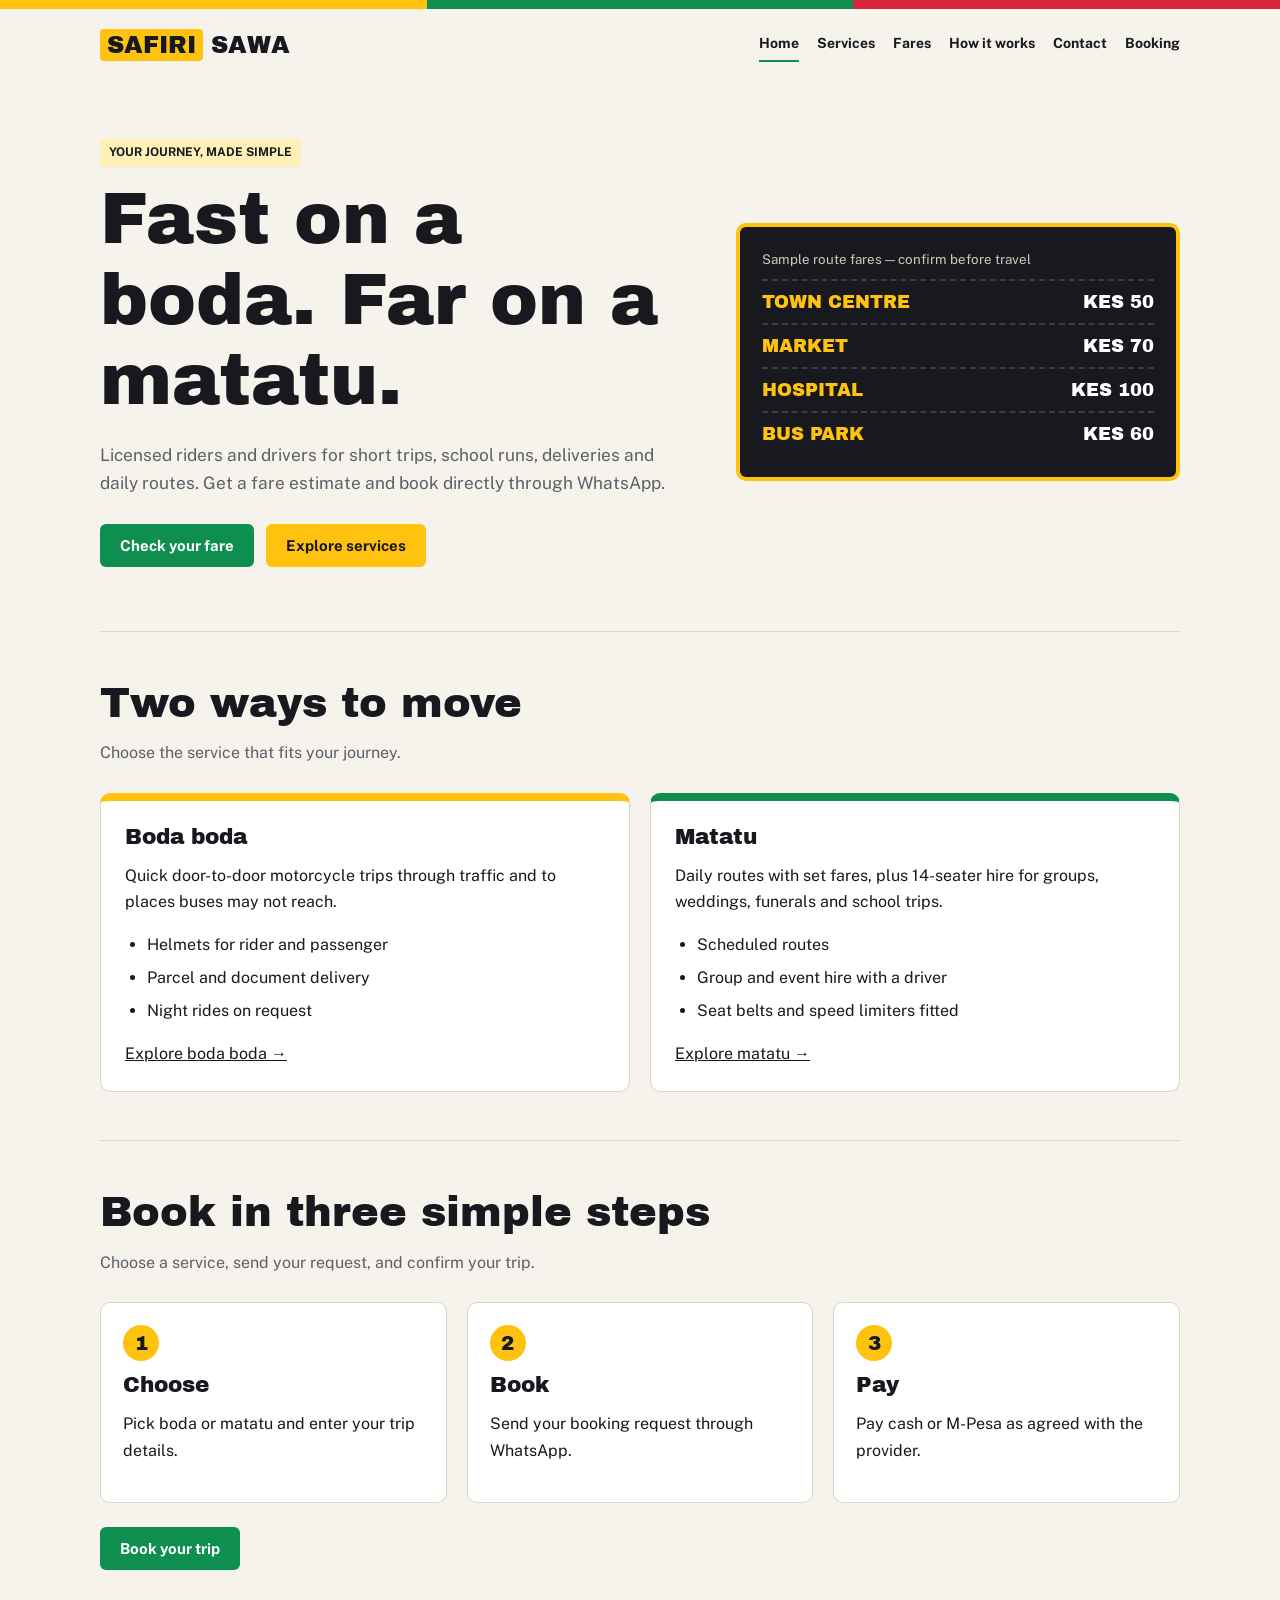
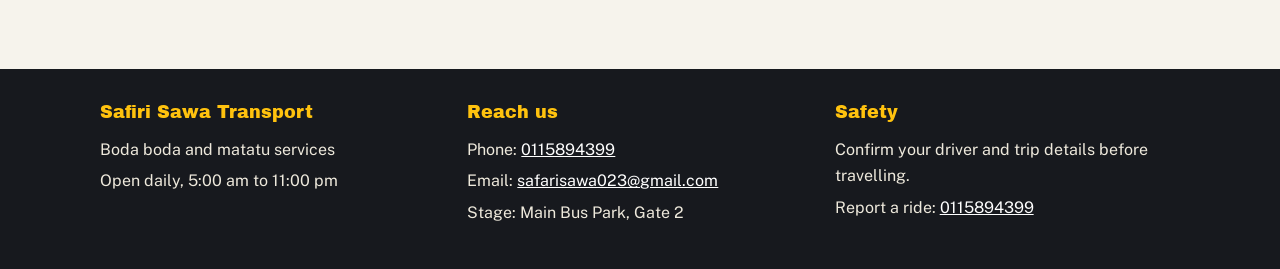
<file: safari_sawa/index.html>
<!DOCTYPE html>
<html lang="en">
<head>
  <meta charset="UTF-8">
  <meta name="viewport" content="width=device-width, initial-scale=1.0">
  <title>Home | Safiri Sawa Transport</title>
  <link rel="stylesheet" href="style.css">
</head>
<body>

<div class="flag"></div>

<div class="wrap">
  <header>
    <a class="logo" href="index.html"><span>SAFIRI</span> SAWA</a>
    <nav>
      <a href="index.html" aria-current="page">Home</a>
      <a href="services.html">Services</a>
      <a href="fares.html">Fares</a>
      <a href="how-it-works.html">How it works</a>
      <a href="contact.html">Contact</a>
      <a href="booking.html">Booking</a>
    </nav>
  </header>

  <main>
    <div class="hero">
      <div>
        <span class="tag">YOUR JOURNEY, MADE SIMPLE</span>
        <h1>Fast on a boda. Far on a matatu.</h1>
        <p>
          Licensed riders and drivers for short trips, school runs,
          deliveries and daily routes. Get a fare estimate and book
          directly through WhatsApp.
        </p>
        <a class="btn" href="fares.html">Check your fare</a>
        <a class="btn alt" href="services.html">Explore services</a>
      </div>

      <div class="board">
        <small>Sample route fares — confirm before travel</small>
        <div class="board-row"><span>TOWN CENTRE</span><b>KES 50</b></div>
        <div class="board-row"><span>MARKET</span><b>KES 70</b></div>
        <div class="board-row"><span>HOSPITAL</span><b>KES 100</b></div>
        <div class="board-row"><span>BUS PARK</span><b>KES 60</b></div>
      </div>
    </div>

    <section>
      <h2>Two ways to move</h2>
      <p class="lead">Choose the service that fits your journey.</p>

      <div class="grid-2">
        <article class="panel boda">
          <h3>Boda boda</h3>
          <p>
            Quick door-to-door motorcycle trips through traffic
            and to places buses may not reach.
          </p>
          <ul>
            <li>Helmets for rider and passenger</li>
            <li>Parcel and document delivery</li>
            <li>Night rides on request</li>
          </ul>
          <a href="services.html">Explore boda boda →</a>
        </article>

        <article class="panel matatu">
          <h3>Matatu</h3>
          <p>
            Daily routes with set fares, plus 14-seater hire for
            groups, weddings, funerals and school trips.
          </p>
          <ul>
            <li>Scheduled routes</li>
            <li>Group and event hire with a driver</li>
            <li>Seat belts and speed limiters fitted</li>
          </ul>
          <a href="services.html">Explore matatu →</a>
        </article>
      </div>
    </section>

    <section>
      <h2>Book in three simple steps</h2>
      <p class="lead">Choose a service, send your request, and confirm your trip.</p>

      <div class="grid-3 steps">
        <article class="step">
          <h3>Choose</h3>
          <p>Pick boda or matatu and enter your trip details.</p>
        </article>

        <article class="step">
          <h3>Book</h3>
          <p>Send your booking request through WhatsApp.</p>
        </article>

        <article class="step">
          <h3>Pay</h3>
          <p>Pay cash or M-Pesa as agreed with the provider.</p>
        </article>
      </div>

      <p style="margin-top:24px">
        <a class="btn" href="booking.html">Book your trip</a>
      </p>
    </section>
  </main>
</div>

<footer>
  <div class="wrap footer-grid">
    <div>
      <h3>Safiri Sawa Transport</h3>
      <p>Boda boda and matatu services</p>
      <p>Open daily, 5:00 am to 11:00 pm</p>
    </div>
    <div>
      <h3>Reach us</h3>
      <p>Phone: <a href="tel:0115894399">0115894399</a></p>
      <p>Email: <a href="mailto:safarisawa023@gmail.com">safarisawa023@gmail.com</a></p>
      <p>Stage: Main Bus Park, Gate 2</p>
    </div>
    <div>
      <h3>Safety</h3>
      <p>Confirm your driver and trip details before travelling.</p>
      <p>Report a ride: <a href="tel:0115894399">0115894399</a></p>
    </div>
  </div>
</footer>

<script src="script.js"></script>
</body>
</html>
</file>
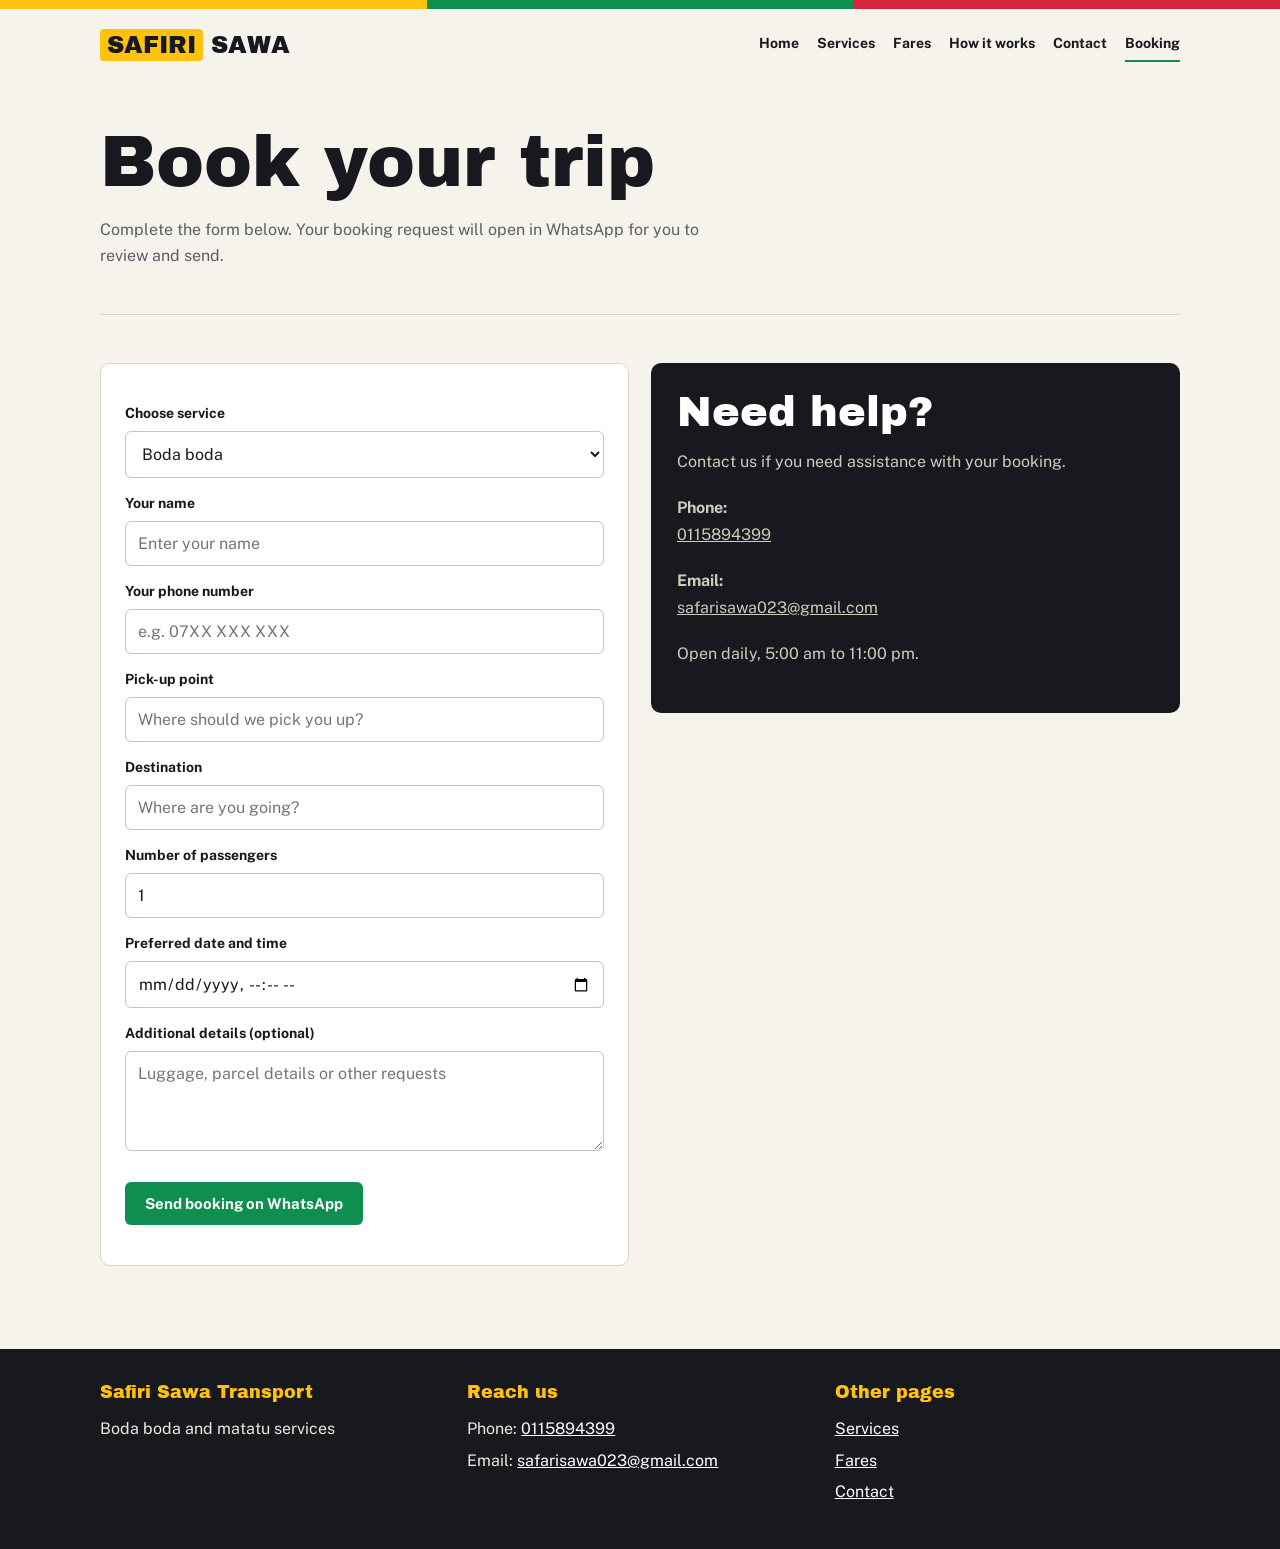
<file: safari_sawa/booking.html>
<!DOCTYPE html>
<html lang="en">
<head>
  <meta charset="UTF-8">
  <meta name="viewport" content="width=device-width, initial-scale=1.0">
  <title>Booking | Safiri Sawa Transport</title>
  <link rel="stylesheet" href="style.css">
</head>
<body>

<div class="flag"></div>

<div class="wrap">
  <header>
    <a class="logo" href="index.html"><span>SAFIRI</span> SAWA</a>
    <nav>
      <a href="index.html">Home</a>
      <a href="services.html">Services</a>
      <a href="fares.html">Fares</a>
      <a href="how-it-works.html">How it works</a>
      <a href="contact.html">Contact</a>
      <a href="booking.html" aria-current="page">Booking</a>
    </nav>
  </header>

  <main>
    <div class="page-intro">
      <h1>Book your trip</h1>
      <p>
        Complete the form below. Your booking request will open
        in WhatsApp for you to review and send.
      </p>
    </div>

    <section class="calc-layout">
      <form id="bookingForm">

        <label for="bookingService">Choose service</label>
        <select id="bookingService" required>
          <option value="Boda boda">Boda boda</option>
          <option value="Matatu (fixed route)">Matatu (fixed route)</option>
          <option value="Matatu (group hire)">Matatu (group hire)</option>
          <option value="Parcel delivery">Parcel delivery</option>
        </select>

        <label for="customerName">Your name</label>
        <input
          id="customerName"
          type="text"
          required
          placeholder="Enter your name"
        >

        <label for="bookingPhone">Your phone number</label>
        <input
          id="bookingPhone"
          type="tel"
          required
          placeholder="e.g. 07XX XXX XXX"
        >

        <label for="bookingPickup">Pick-up point</label>
        <input
          id="bookingPickup"
          type="text"
          required
          placeholder="Where should we pick you up?"
        >

        <label for="bookingDestination">Destination</label>
        <input
          id="bookingDestination"
          type="text"
          required
          placeholder="Where are you going?"
        >

        <label for="bookingPassengers">Number of passengers</label>
        <input
          id="bookingPassengers"
          type="number"
          min="1"
          max="14"
          value="1"
          required
        >

        <label for="bookingDate">Preferred date and time</label>
        <input
          id="bookingDate"
          type="datetime-local"
          required
        >

        <label for="bookingNotes">Additional details (optional)</label>
        <textarea
          id="bookingNotes"
          placeholder="Luggage, parcel details or other requests"
        ></textarea>

        <p style="margin-top:22px">
          <button class="btn" type="submit">
            Send booking on WhatsApp
          </button>
        </p>

      </form>

      <div class="result">
        <h2>Need help?</h2>
        <p>Contact us if you need assistance with your booking.</p>

        <p>
          <strong>Phone:</strong><br>
          <a href="tel:0115894399">0115894399</a>
        </p>

        <p>
          <strong>Email:</strong><br>
          <a href="mailto:safarisawa023@gmail.com">
            safarisawa023@gmail.com
          </a>
        </p>

        <p>Open daily, 5:00 am to 11:00 pm.</p>
      </div>
    </section>
  </main>
</div>

<footer>
  <div class="wrap footer-grid">
    <div>
      <h3>Safiri Sawa Transport</h3>
      <p>Boda boda and matatu services</p>
    </div>
    <div>
      <h3>Reach us</h3>
      <p>Phone: <a href="tel:0115894399">0115894399</a></p>
      <p>Email: <a href="mailto:safarisawa023@gmail.com">safarisawa023@gmail.com</a></p>
    </div>
    <div>
      <h3>Other pages</h3>
      <p><a href="services.html">Services</a></p>
      <p><a href="fares.html">Fares</a></p>
      <p><a href="contact.html">Contact</a></p>
    </div>
  </div>
</footer>

<script src="script.js"></script>
</body>
</html>
</file>
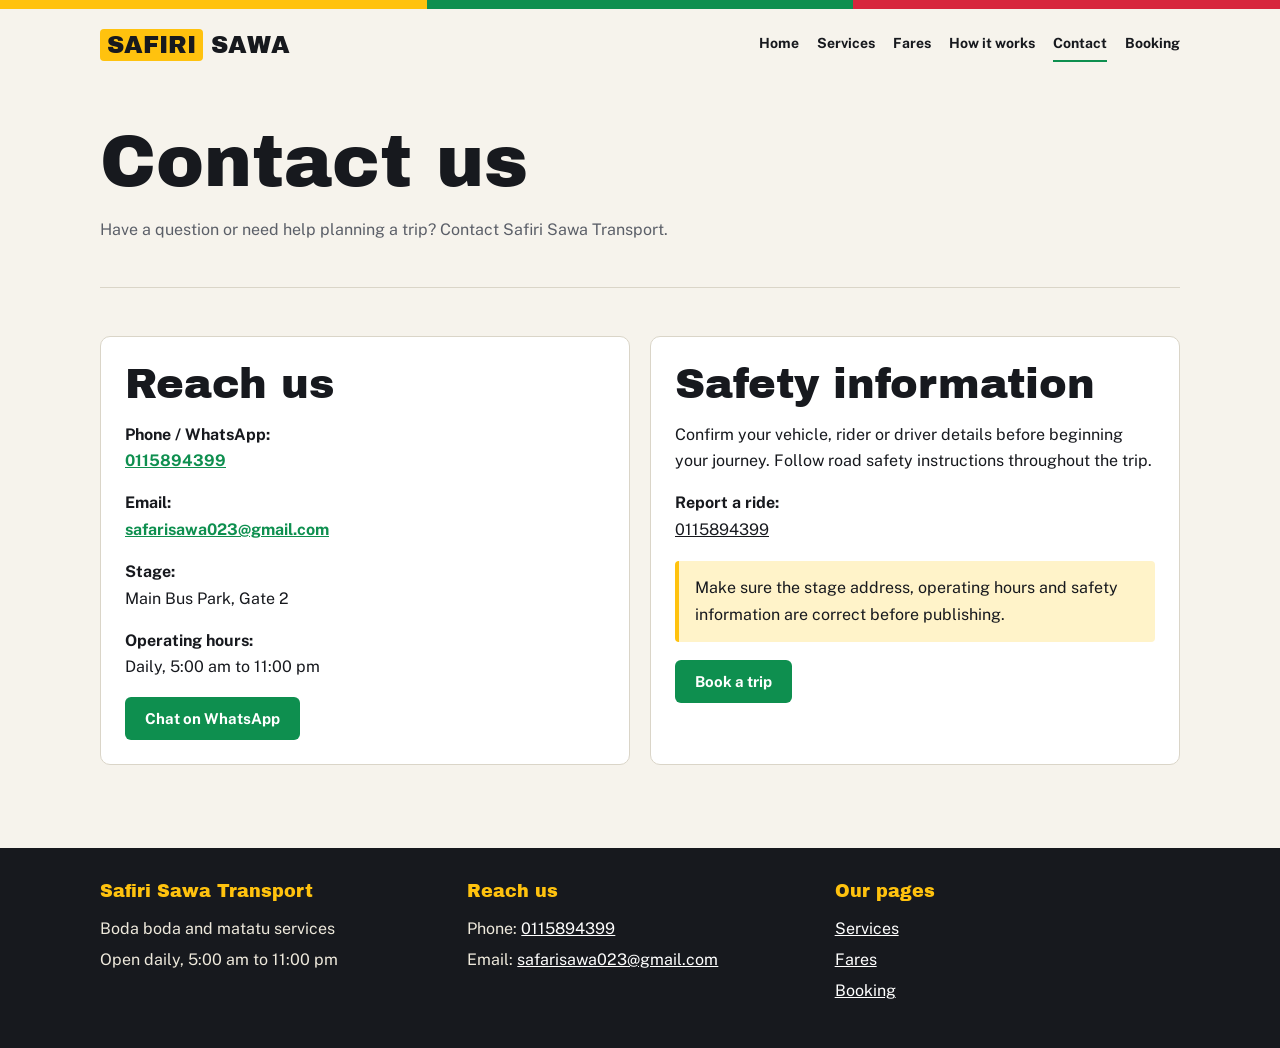
<file: safari_sawa/contact.html>
<!DOCTYPE html>
<html lang="en">
<head>
  <meta charset="UTF-8">
  <meta name="viewport" content="width=device-width, initial-scale=1.0">
  <title>Contact | Safiri Sawa Transport</title>
  <link rel="stylesheet" href="style.css">
</head>
<body>

<div class="flag"></div>

<div class="wrap">
  <header>
    <a class="logo" href="index.html"><span>SAFIRI</span> SAWA</a>
    <nav>
      <a href="index.html">Home</a>
      <a href="services.html">Services</a>
      <a href="fares.html">Fares</a>
      <a href="how-it-works.html">How it works</a>
      <a href="contact.html" aria-current="page">Contact</a>
      <a href="booking.html">Booking</a>
    </nav>
  </header>

  <main>
    <div class="page-intro">
      <h1>Contact us</h1>
      <p>
        Have a question or need help planning a trip?
        Contact Safiri Sawa Transport.
      </p>
    </div>

    <section class="grid-2">
      <article class="panel">
        <h2>Reach us</h2>

        <p class="contact-line">
          <strong>Phone / WhatsApp:</strong><br>
          <a href="tel:0115894399">0115894399</a>
        </p>

        <p class="contact-line">
          <strong>Email:</strong><br>
          <a href="mailto:safarisawa023@gmail.com">
            safarisawa023@gmail.com
          </a>
        </p>

        <p>
          <strong>Stage:</strong><br>
          Main Bus Park, Gate 2
        </p>

        <p>
          <strong>Operating hours:</strong><br>
          Daily, 5:00 am to 11:00 pm
        </p>

        <a
          class="btn"
          href="https://wa.me/254115894399"
          target="_blank"
          rel="noopener noreferrer"
        >
          Chat on WhatsApp
        </a>
      </article>

      <article class="panel">
        <h2>Safety information</h2>
        <p>
          Confirm your vehicle, rider or driver details before
          beginning your journey. Follow road safety instructions
          throughout the trip.
        </p>

        <p>
          <strong>Report a ride:</strong><br>
          <a href="tel:0115894399">0115894399</a>
        </p>

        <div class="notice">
          Make sure the stage address, operating hours and
          safety information are correct before publishing.
        </div>

        <a class="btn" href="booking.html">Book a trip</a>
      </article>
    </section>
  </main>
</div>

<footer>
  <div class="wrap footer-grid">
    <div>
      <h3>Safiri Sawa Transport</h3>
      <p>Boda boda and matatu services</p>
      <p>Open daily, 5:00 am to 11:00 pm</p>
    </div>
    <div>
      <h3>Reach us</h3>
      <p>Phone: <a href="tel:0115894399">0115894399</a></p>
      <p>Email: <a href="mailto:safarisawa023@gmail.com">safarisawa023@gmail.com</a></p>
    </div>
    <div>
      <h3>Our pages</h3>
      <p><a href="services.html">Services</a></p>
      <p><a href="fares.html">Fares</a></p>
      <p><a href="booking.html">Booking</a></p>
    </div>
  </div>
</footer>

<script src="script.js"></script>
</body>
</html>
</file>
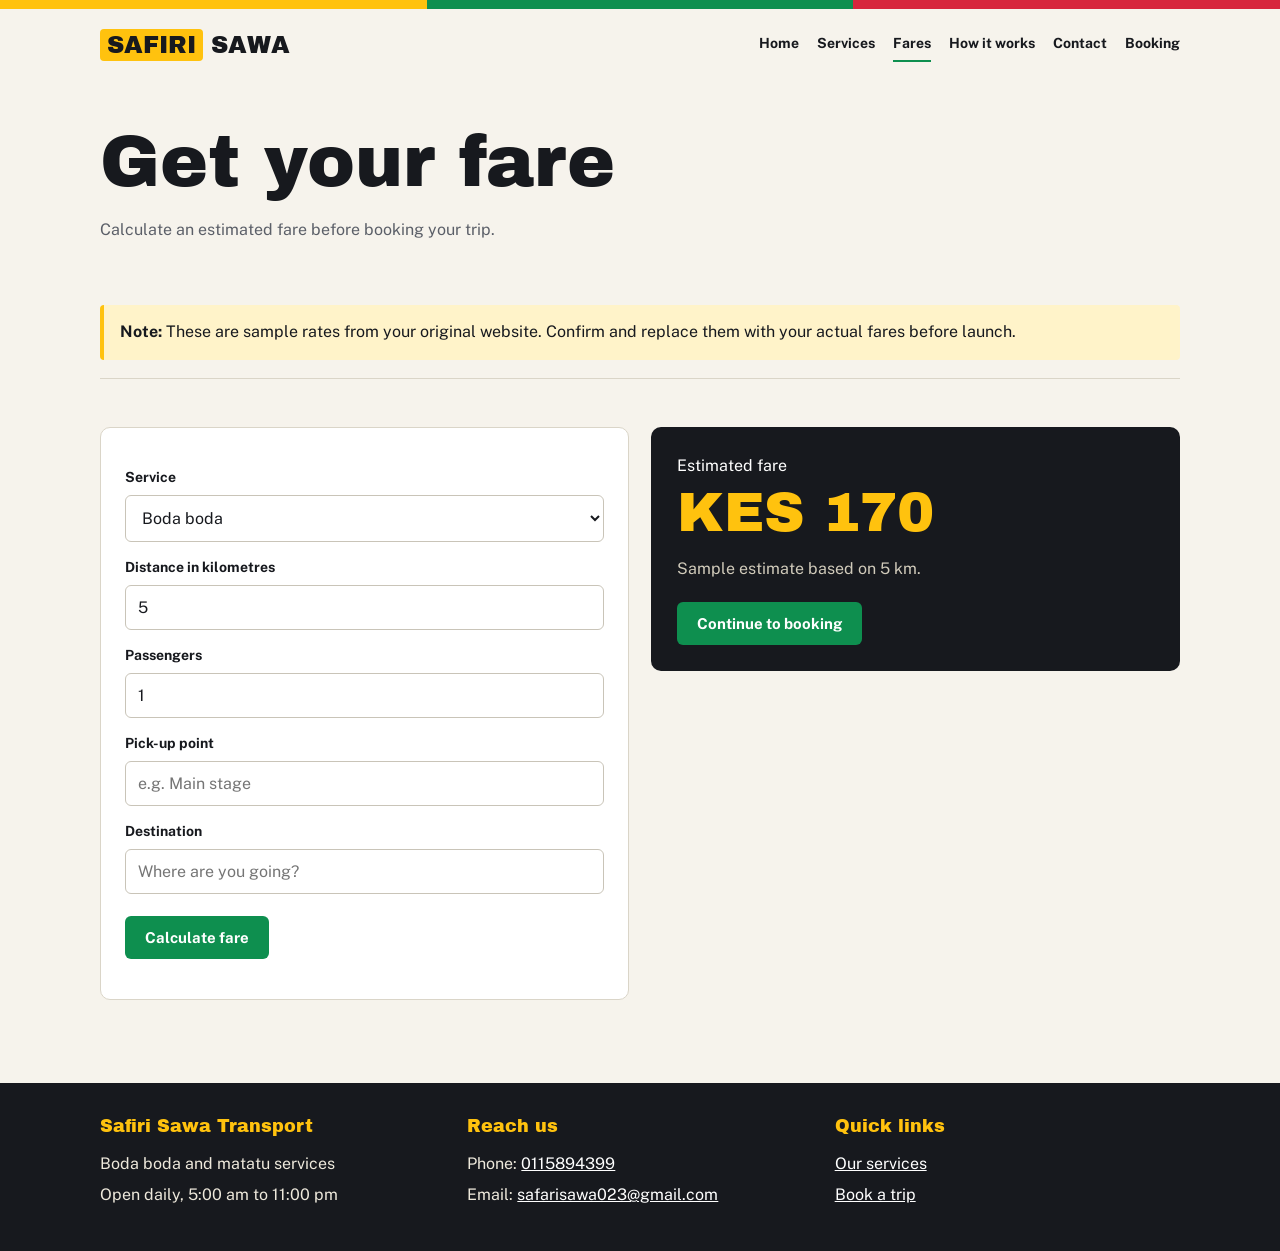
<file: safari_sawa/fares.html>
<!DOCTYPE html>
<html lang="en">
<head>
  <meta charset="UTF-8">
  <meta name="viewport" content="width=device-width, initial-scale=1.0">
  <title>Fares | Safiri Sawa Transport</title>
  <link rel="stylesheet" href="style.css">
</head>
<body>

<div class="flag"></div>

<div class="wrap">
  <header>
    <a class="logo" href="index.html"><span>SAFIRI</span> SAWA</a>
    <nav>
      <a href="index.html">Home</a>
      <a href="services.html">Services</a>
      <a href="fares.html" aria-current="page">Fares</a>
      <a href="how-it-works.html">How it works</a>
      <a href="contact.html">Contact</a>
      <a href="booking.html">Booking</a>
    </nav>
  </header>

  <main>
    <div class="page-intro">
      <h1>Get your fare</h1>
      <p>Calculate an estimated fare before booking your trip.</p>
    </div>

    <div class="notice">
      <strong>Note:</strong> These are sample rates from your original website.
      Confirm and replace them with your actual fares before launch.
    </div>

    <section class="calc-layout">
      <form id="fareForm">
        <label for="serviceType">Service</label>
        <select id="serviceType" name="serviceType">
          <option value="boda">Boda boda</option>
          <option value="matatu">Matatu (fixed route)</option>
        </select>

        <div id="distanceField">
          <label for="distance">Distance in kilometres</label>
          <input id="distance" type="number" min="1" max="60" value="5">
        </div>

        <div id="routeField" hidden>
          <label for="route">Route</label>
          <select id="route">
            <option value="50">Town Centre to Market — KES 50</option>
            <option value="100">Town Centre to Hospital — KES 100</option>
            <option value="150">Town Centre to Airstrip — KES 150</option>
            <option value="300">Town to Next Town — KES 300</option>
          </select>
        </div>

        <label for="passengers">Passengers</label>
        <input id="passengers" type="number" min="1" max="14" value="1">

        <label for="pickup">Pick-up point</label>
        <input id="pickup" type="text" placeholder="e.g. Main stage">

        <label for="destination">Destination</label>
        <input id="destination" type="text" placeholder="Where are you going?">

        <p style="margin-top:22px">
          <button class="btn" type="button" id="recalculate">
            Calculate fare
          </button>
        </p>
      </form>

      <div class="result" aria-live="polite">
        <div>Estimated fare</div>
        <div class="fare" id="fareOutput">KES 170</div>
        <p id="fareNote">Estimate only. Confirm the final fare before travel.</p>
        <a class="btn" id="fareBook" href="booking.html">
          Continue to booking
        </a>
      </div>
    </section>
  </main>
</div>

<footer>
  <div class="wrap footer-grid">
    <div>
      <h3>Safiri Sawa Transport</h3>
      <p>Boda boda and matatu services</p>
      <p>Open daily, 5:00 am to 11:00 pm</p>
    </div>
    <div>
      <h3>Reach us</h3>
      <p>Phone: <a href="tel:0115894399">0115894399</a></p>
      <p>Email: <a href="mailto:safarisawa023@gmail.com">safarisawa023@gmail.com</a></p>
    </div>
    <div>
      <h3>Quick links</h3>
      <p><a href="services.html">Our services</a></p>
      <p><a href="booking.html">Book a trip</a></p>
    </div>
  </div>
</footer>

<script src="script.js"></script>
</body>
</html>
</file>
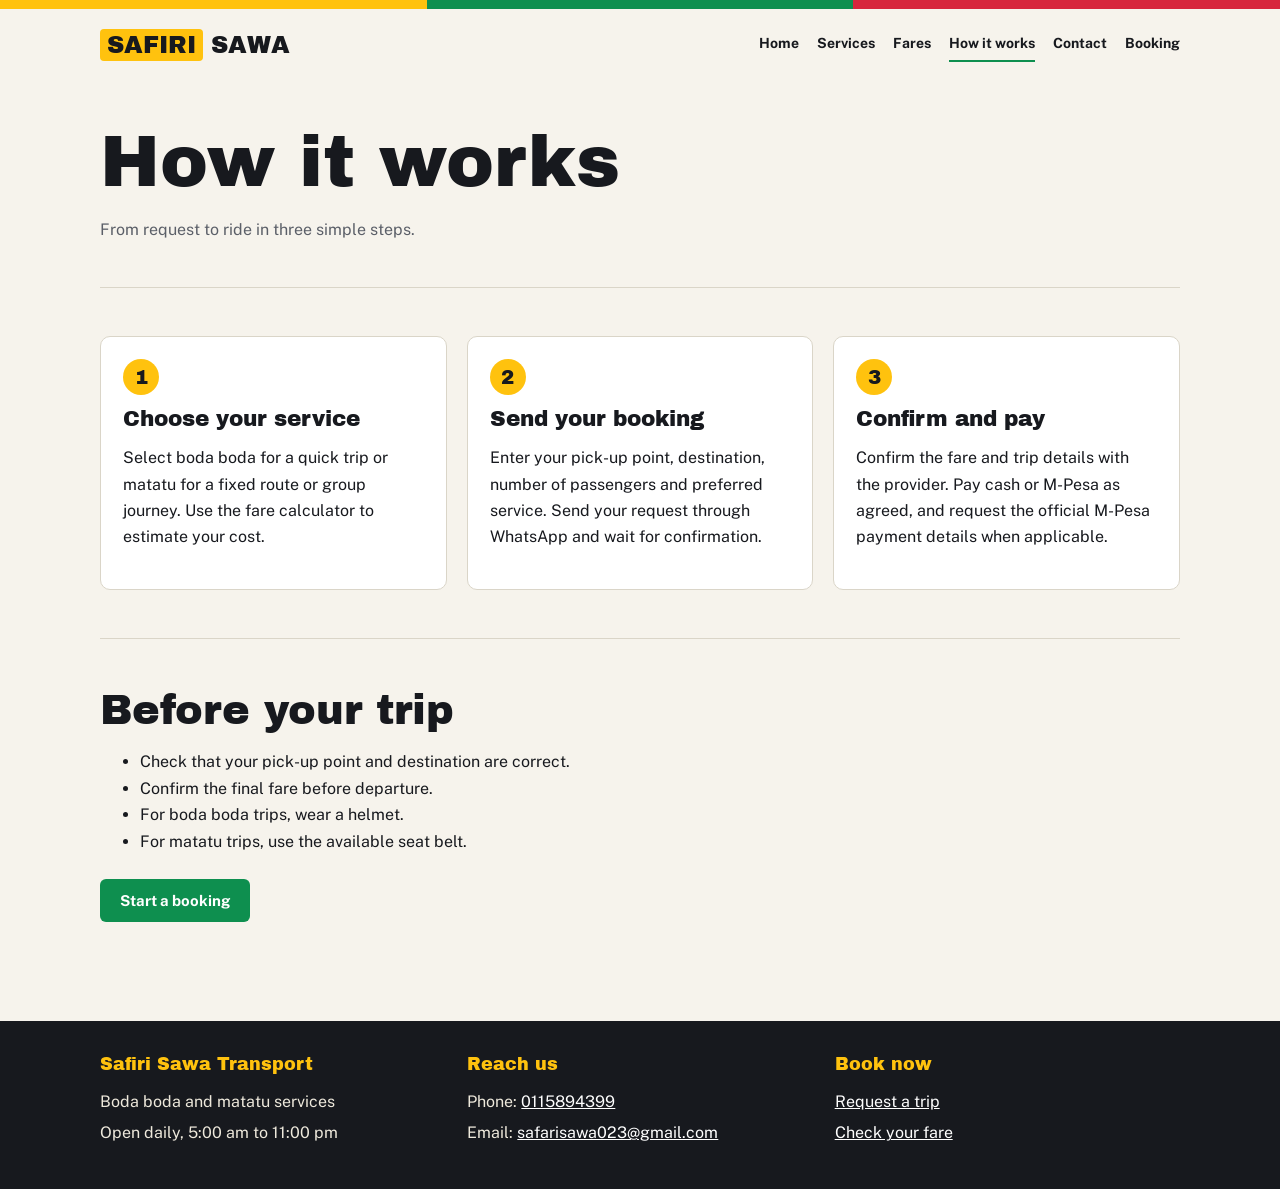
<file: safari_sawa/how-it-works.html>
<!DOCTYPE html>
<html lang="en">
<head>
  <meta charset="UTF-8">
  <meta name="viewport" content="width=device-width, initial-scale=1.0">
  <title>How It Works | Safiri Sawa Transport</title>
  <link rel="stylesheet" href="style.css">
</head>
<body>

<div class="flag"></div>

<div class="wrap">
  <header>
    <a class="logo" href="index.html"><span>SAFIRI</span> SAWA</a>
    <nav>
      <a href="index.html">Home</a>
      <a href="services.html">Services</a>
      <a href="fares.html">Fares</a>
      <a href="how-it-works.html" aria-current="page">How it works</a>
      <a href="contact.html">Contact</a>
      <a href="booking.html">Booking</a>
    </nav>
  </header>

  <main>
    <div class="page-intro">
      <h1>How it works</h1>
      <p>From request to ride in three simple steps.</p>
    </div>

    <section>
      <div class="grid-3 steps">
        <article class="step">
          <h3>Choose your service</h3>
          <p>
            Select boda boda for a quick trip or matatu for a
            fixed route or group journey. Use the fare calculator
            to estimate your cost.
          </p>
        </article>

        <article class="step">
          <h3>Send your booking</h3>
          <p>
            Enter your pick-up point, destination, number of
            passengers and preferred service. Send your request
            through WhatsApp and wait for confirmation.
          </p>
        </article>

        <article class="step">
          <h3>Confirm and pay</h3>
          <p>
            Confirm the fare and trip details with the provider.
            Pay cash or M-Pesa as agreed, and request the official
            M-Pesa payment details when applicable.
          </p>
        </article>
      </div>
    </section>

    <section>
      <h2>Before your trip</h2>
      <ul>
        <li>Check that your pick-up point and destination are correct.</li>
        <li>Confirm the final fare before departure.</li>
        <li>For boda boda trips, wear a helmet.</li>
        <li>For matatu trips, use the available seat belt.</li>
      </ul>

      <p style="margin-top:24px">
        <a class="btn" href="booking.html">Start a booking</a>
      </p>
    </section>
  </main>
</div>

<footer>
  <div class="wrap footer-grid">
    <div>
      <h3>Safiri Sawa Transport</h3>
      <p>Boda boda and matatu services</p>
      <p>Open daily, 5:00 am to 11:00 pm</p>
    </div>
    <div>
      <h3>Reach us</h3>
      <p>Phone: <a href="tel:0115894399">0115894399</a></p>
      <p>Email: <a href="mailto:safarisawa023@gmail.com">safarisawa023@gmail.com</a></p>
    </div>
    <div>
      <h3>Book now</h3>
      <p><a href="booking.html">Request a trip</a></p>
      <p><a href="fares.html">Check your fare</a></p>
    </div>
  </div>
</footer>

<script src="script.js"></script>
</body>
</html>
</file>
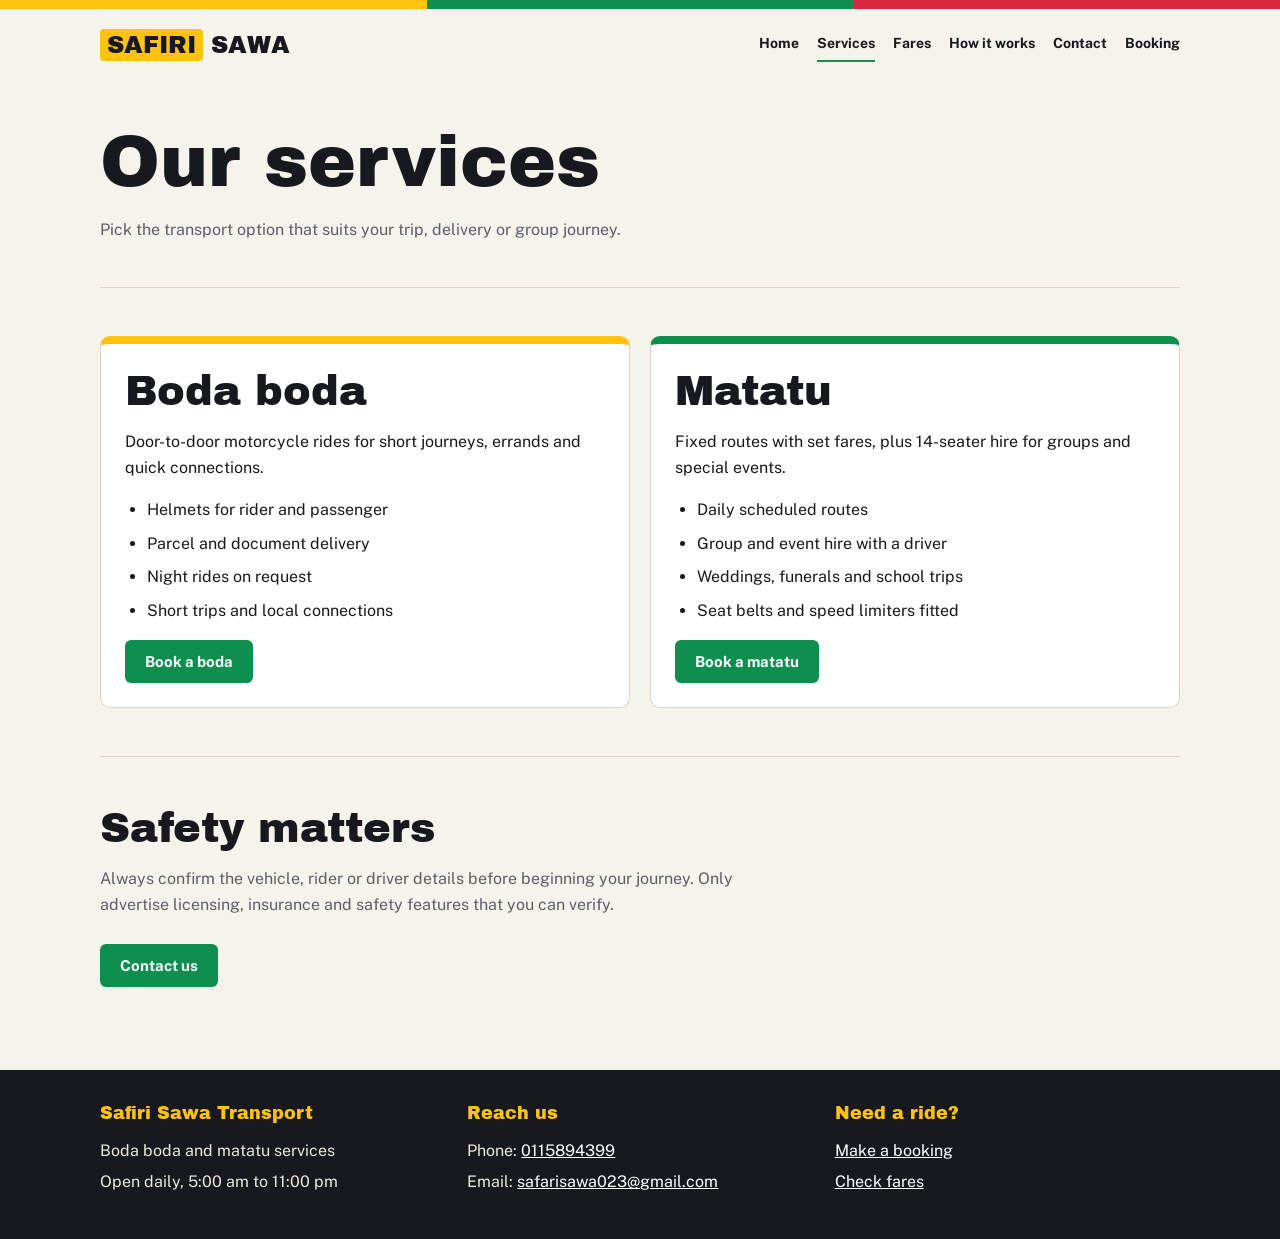
<file: safari_sawa/services.html>
<!DOCTYPE html>
<html lang="en">
<head>
  <meta charset="UTF-8">
  <meta name="viewport" content="width=device-width, initial-scale=1.0">
  <title>Services | Safiri Sawa Transport</title>
  <link rel="stylesheet" href="style.css">
</head>
<body>

<div class="flag"></div>

<div class="wrap">
  <header>
    <a class="logo" href="index.html"><span>SAFIRI</span> SAWA</a>
    <nav>
      <a href="index.html">Home</a>
      <a href="services.html" aria-current="page">Services</a>
      <a href="fares.html">Fares</a>
      <a href="how-it-works.html">How it works</a>
      <a href="contact.html">Contact</a>
      <a href="booking.html">Booking</a>
    </nav>
  </header>

  <main>
    <div class="page-intro">
      <h1>Our services</h1>
      <p>Pick the transport option that suits your trip, delivery or group journey.</p>
    </div>

    <section>
      <div class="grid-2">
        <article class="panel boda">
          <h2>Boda boda</h2>
          <p>
            Door-to-door motorcycle rides for short journeys,
            errands and quick connections.
          </p>
          <ul>
            <li>Helmets for rider and passenger</li>
            <li>Parcel and document delivery</li>
            <li>Night rides on request</li>
            <li>Short trips and local connections</li>
          </ul>
          <a class="btn" href="booking.html?service=boda">Book a boda</a>
        </article>

        <article class="panel matatu">
          <h2>Matatu</h2>
          <p>
            Fixed routes with set fares, plus 14-seater hire
            for groups and special events.
          </p>
          <ul>
            <li>Daily scheduled routes</li>
            <li>Group and event hire with a driver</li>
            <li>Weddings, funerals and school trips</li>
            <li>Seat belts and speed limiters fitted</li>
          </ul>
          <a class="btn" href="booking.html?service=matatu">Book a matatu</a>
        </article>
      </div>
    </section>

    <section>
      <h2>Safety matters</h2>
      <p class="lead">
        Always confirm the vehicle, rider or driver details
        before beginning your journey. Only advertise licensing,
        insurance and safety features that you can verify.
      </p>
      <a class="btn" href="contact.html">Contact us</a>
    </section>
  </main>
</div>

<footer>
  <div class="wrap footer-grid">
    <div>
      <h3>Safiri Sawa Transport</h3>
      <p>Boda boda and matatu services</p>
      <p>Open daily, 5:00 am to 11:00 pm</p>
    </div>
    <div>
      <h3>Reach us</h3>
      <p>Phone: <a href="tel:0115894399">0115894399</a></p>
      <p>Email: <a href="mailto:safarisawa023@gmail.com">safarisawa023@gmail.com</a></p>
    </div>
    <div>
      <h3>Need a ride?</h3>
      <p><a href="booking.html">Make a booking</a></p>
      <p><a href="fares.html">Check fares</a></p>
    </div>
  </div>
</footer>

<script src="script.js"></script>
</body>
</html>
</file>
<file: safari_sawa/style.css>
@import url('https://fonts.googleapis.com/css2?family=Archivo+Black&family=Public+Sans:wght@400;500;600;700&display=swap');

:root {
  --bg: #F6F3EC;
  --ink: #17191E;
  --mute: #5B5F68;
  --card: #FFFFFF;
  --line: #DAD5C8;
  --yellow: #FFC20E;
  --green: #0E8F4F;
  --red: #D7263D;
  --board: #17191E;
}

* {
  box-sizing: border-box;
}

html {
  scroll-behavior: smooth;
}

body {
  margin: 0;
  background: var(--bg);
  color: var(--ink);
  font: 400 16px/1.65 "Public Sans", sans-serif;
}

h1, h2, h3 {
  font-family: "Archivo Black", sans-serif;
  line-height: 1.12;
  margin: 0 0 14px;
  font-weight: 400;
}

h1 {
  font-size: clamp(2.4rem, 6vw, 4.5rem);
}

h2 {
  font-size: clamp(1.8rem, 4vw, 2.6rem);
}

h3 {
  font-size: 1.35rem;
}

p {
  margin: 0 0 16px;
}

a {
  color: inherit;
}

.wrap {
  width: min(1080px, calc(100% - 36px));
  margin: auto;
}

.flag {
  height: 9px;
  background: linear-gradient(
    90deg,
    var(--yellow) 0 33.33%,
    var(--green) 33.33% 66.66%,
    var(--red) 66.66%
  );
}

header {
  display: flex;
  align-items: center;
  justify-content: space-between;
  gap: 20px;
  padding: 18px 0;
  flex-wrap: wrap;
}

.logo {
  font: 24px "Archivo Black", sans-serif;
  text-decoration: none;
  white-space: nowrap;
}

.logo span {
  background: var(--yellow);
  padding: 3px 7px;
  border-radius: 4px;
}

nav {
  display: flex;
  gap: 6px 18px;
  flex-wrap: wrap;
}

nav a {
  text-decoration: none;
  font-weight: 700;
  font-size: 14px;
  padding: 5px 0;
  border-bottom: 2px solid transparent;
}

nav a:hover,
nav a[aria-current="page"] {
  border-color: var(--green);
}

.hero {
  display: grid;
  grid-template-columns: 1.15fr 0.85fr;
  gap: 36px;
  align-items: center;
  padding: 58px 0 64px;
}

.hero p,
.muted {
  color: var(--mute);
}

.hero p {
  max-width: 52ch;
  font-size: 1.08rem;
  margin: 20px 0 26px;
}

.btn {
  display: inline-block;
  border: 0;
  border-radius: 6px;
  background: var(--green);
  color: #FFFFFF;
  padding: 13px 20px;
  text-decoration: none;
  font: 700 15px "Public Sans", sans-serif;
  cursor: pointer;
}

.btn:hover {
  filter: brightness(0.92);
}

.btn.alt {
  background: var(--yellow);
  color: var(--ink);
  margin-left: 8px;
}

.board {
  background: var(--board);
  color: var(--yellow);
  border: 4px solid var(--yellow);
  border-radius: 10px;
  padding: 22px;
}

.board small {
  display: block;
  color: #D1CBBB;
  margin-bottom: 8px;
}

.board-row {
  display: flex;
  justify-content: space-between;
  gap: 12px;
  padding: 11px 0;
  border-top: 2px dashed #3A3D45;
  font: 18px "Archivo Black", sans-serif;
}

.board-row b {
  color: #FFFFFF;
  font-weight: 400;
}

section {
  padding: 48px 0;
  border-top: 1px solid var(--line);
}

.lead {
  color: var(--mute);
  max-width: 65ch;
  margin-bottom: 26px;
}

.grid-2,
.grid-3 {
  display: grid;
  gap: 20px;
}

.grid-2 {
  grid-template-columns: repeat(2, minmax(0, 1fr));
}

.grid-3 {
  grid-template-columns: repeat(3, minmax(0, 1fr));
}

.panel {
  background: var(--card);
  border: 1px solid var(--line);
  border-radius: 10px;
  padding: 24px;
}

.panel.boda {
  border-top: 8px solid var(--yellow);
}

.panel.matatu {
  border-top: 8px solid var(--green);
}

.panel ul {
  padding-left: 22px;
}

.panel li {
  margin: 7px 0;
}

.tag {
  display: inline-block;
  background: #FFF0B8;
  padding: 4px 9px;
  border-radius: 4px;
  font-size: 12px;
  font-weight: 700;
  margin-bottom: 12px;
}

.page-intro {
  padding: 42px 0 28px;
}

.page-intro p {
  color: var(--mute);
  max-width: 65ch;
}

.steps {
  counter-reset: step;
}

.step {
  background: var(--card);
  border: 1px solid var(--line);
  border-radius: 10px;
  padding: 22px;
}

.step::before {
  counter-increment: step;
  content: counter(step);
  display: grid;
  place-items: center;
  width: 36px;
  height: 36px;
  background: var(--yellow);
  border-radius: 50%;
  font: 20px "Archivo Black", sans-serif;
  margin-bottom: 12px;
}

form {
  background: var(--card);
  border: 1px solid var(--line);
  border-radius: 10px;
  padding: 24px;
}

label {
  display: block;
  font-weight: 700;
  font-size: 14px;
  margin: 14px 0 6px;
}

input,
select,
textarea {
  width: 100%;
  padding: 12px;
  border: 1px solid #C9C4B8;
  border-radius: 6px;
  background: #FFFFFF;
  color: #17191E;
  font: 16px "Public Sans", sans-serif;
}

textarea {
  min-height: 100px;
  resize: vertical;
}

input:focus,
select:focus,
textarea:focus {
  outline: 3px solid #0E8F4F33;
  border-color: var(--green);
}

.calc-layout {
  display: grid;
  grid-template-columns: 1fr 1fr;
  gap: 22px;
  align-items: start;
}

.result {
  background: var(--board);
  color: #FFFFFF;
  border-radius: 10px;
  padding: 26px;
}

.result .fare {
  font: clamp(2.5rem, 6vw, 3.5rem) "Archivo Black", sans-serif;
  color: var(--yellow);
  line-height: 1.2;
}

.result p {
  color: #D1CBBB;
  margin: 10px 0 20px;
}

.notice {
  background: #FFF3C9;
  border-left: 4px solid var(--yellow);
  padding: 14px 16px;
  border-radius: 4px;
  margin: 18px 0;
}

.contact-line {
  overflow-wrap: anywhere;
}

.contact-line a {
  color: var(--green);
  font-weight: 700;
}

footer {
  margin-top: 35px;
  background: var(--board);
  color: #EEE9DC;
  padding: 34px 0 38px;
}

footer .footer-grid {
  display: grid;
  grid-template-columns: repeat(3, minmax(0, 1fr));
  gap: 22px;
}

footer h3 {
  font-size: 1.1rem;
  color: var(--yellow);
}

footer p {
  margin: 5px 0;
}

footer a {
  color: #FFFFFF;
}

[hidden] {
  display: none !important;
}

@media (max-width: 760px) {
  .hero,
  .grid-2,
  .grid-3,
  .calc-layout,
  footer .footer-grid {
    grid-template-columns: 1fr;
  }

  .hero {
    padding: 35px 0 45px;
  }

  .btn.alt {
    margin: 10px 0 0;
  }

  header {
    align-items: flex-start;
  }

  nav {
    gap: 5px 14px;
  }

  .wrap {
    width: calc(100% - 28px);
  }
}

@media (prefers-reduced-motion: reduce) {
  html {
    scroll-behavior: auto;
  }
}
</file>
